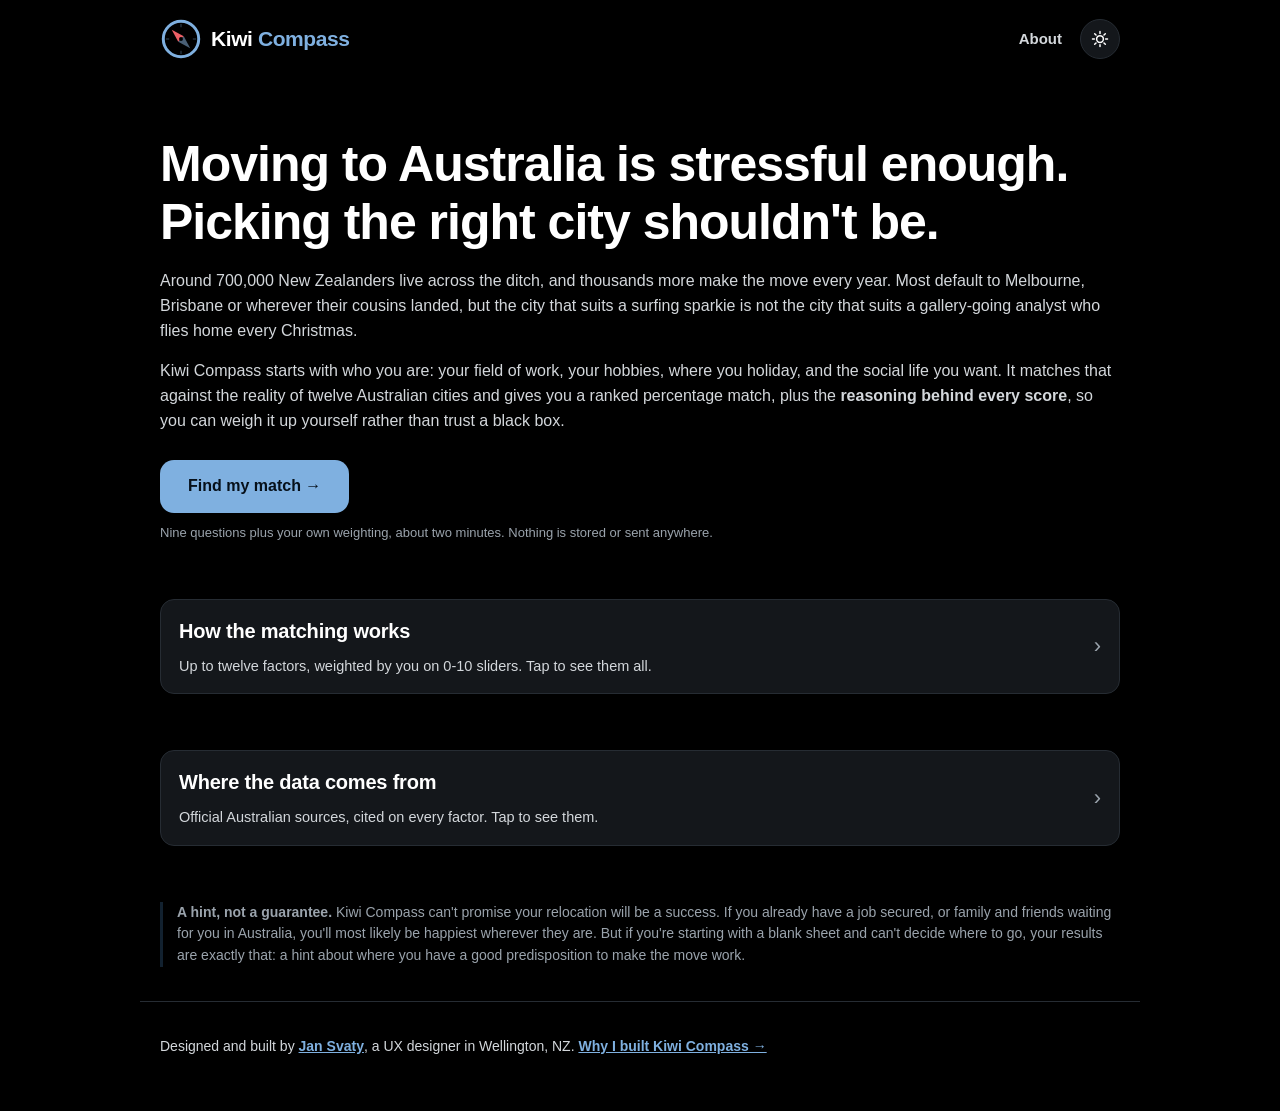
<file: index.html>
<!DOCTYPE html>
<html lang="en">
<head>
  <meta charset="UTF-8">
  <meta name="viewport" content="width=device-width, initial-scale=1, viewport-fit=cover">
  <title>Kiwi Compass: find your place across the ditch</title>
  <meta name="description" content="A city-matching tool for New Zealanders moving to Australia. Match your work, hobbies, travel and social life against 12 Australian cities, with the reasoning shown for every score.">
  <meta name="theme-color" content="#000000">
  <link rel="manifest" href="manifest.webmanifest">
  <link rel="icon" href="icons/logo.svg" type="image/svg+xml">
  <link rel="apple-touch-icon" href="icons/icon-180.png">
  <meta name="apple-mobile-web-app-capable" content="yes">
  <meta name="apple-mobile-web-app-status-bar-style" content="default">
  <meta name="apple-mobile-web-app-title" content="Kiwi Compass">
  <script>
    (function () {
      try {
        if (localStorage.getItem("kc-theme") === "light")
          document.documentElement.dataset.theme = "light";
      } catch (e) {}
    })();
  </script>
  <link rel="stylesheet" href="css/style.css?v=21">
</head>
<body class="home">
  <header>
    <a href="index.html" class="brand homelink">
      <svg class="logo" viewBox="0 0 64 64" xmlns="http://www.w3.org/2000/svg" aria-hidden="true">
        <circle cx="32" cy="32" r="27" fill="none" style="stroke: var(--accent)" stroke-width="4.5"/>
        <g style="stroke: var(--accent)" stroke-width="2" opacity="0.3">
          <line x1="32" y1="9" x2="32" y2="14"/>
          <line x1="32" y1="50" x2="32" y2="55"/>
          <line x1="9" y1="32" x2="14" y2="32"/>
          <line x1="50" y1="32" x2="55" y2="32"/>
        </g>
        <polygon points="17.9,17.9 36.2,27.8 27.8,36.2" style="fill: var(--accent2)"/>
        <polygon points="46.1,46.1 27.8,36.2 36.2,27.8" style="fill: var(--logo-dim)"/>
        <circle cx="32" cy="32" r="3" style="fill: var(--bg)"/>
      </svg>
      <div>
        <h1>Kiwi <span>Compass</span></h1>
      </div>
    </a>
    <div class="header-right">
      <nav><a href="about.html">About</a></nav>
      <button id="theme-toggle" class="theme-toggle" aria-label="Switch to light mode">
      <svg class="icon-sun" width="18" height="18" viewBox="0 0 24 24" fill="none" stroke="currentColor" stroke-width="2" stroke-linecap="round" aria-hidden="true"><circle cx="12" cy="12" r="4.5"/><path d="M12 2v2.5M12 19.5V22M2 12h2.5M19.5 12H22M4.9 4.9l1.8 1.8M17.3 17.3l1.8 1.8M19.1 4.9l-1.8 1.8M6.7 17.3l-1.8 1.8"/></svg>
      <svg class="icon-moon" width="18" height="18" viewBox="0 0 24 24" fill="currentColor" aria-hidden="true"><path d="M20.5 14.5A8.5 8.5 0 0 1 9.5 3.5a8.5 8.5 0 1 0 11 11z"/></svg>
    </button>
    </div>
  </header>

  <main>
    <section class="hero">
      <h2>Moving to Australia is stressful enough. <span class="line2">Picking the right city shouldn't be.</span></h2>
      <div class="lead">
        <p>
          Around 700,000 New Zealanders live across the ditch, and thousands more make the move
          every year. Most default to Melbourne, Brisbane or wherever their cousins landed, but
          the city that suits a surfing sparkie is not the city that suits a gallery-going
          analyst who flies home every Christmas.
        </p>
        <p>
          Kiwi Compass starts with who you are: your field of work, your hobbies, where you
          holiday, and the social life you want. It matches that against the reality of twelve
          Australian cities and gives you a ranked percentage match, plus the <strong>reasoning
          behind every score</strong>, so you can weigh it up yourself rather than trust a
          black box.
        </p>
      </div>
      <a class="cta" href="app.html">Find my match →</a>
      <p class="cta-note">Nine questions plus your own weighting, about two minutes. Nothing is stored or sent anywhere.</p>
    </section>

    <section>
      <details class="reveal">
        <summary>
          <span class="reveal-head">
            <h3>How the matching works</h3>
            <p>Up to twelve factors, weighted by you on 0-10 sliders. Tap to see them all.</p>
          </span>
          <span class="chev" aria-hidden="true">›</span>
        </summary>
        <div class="reveal-body">
      <p>
        Each city is scored out of 100 across up to twelve factors, and you set the weighting
        yourself: after the questions, a slider screen asks how much each factor matters to you
        (0 to 10), your results are ranked accordingly, and a radar graph shows your priorities
        against your best-matched city. Family, pet and dating factors only switch on when they
        apply to you.
      </p>
      <ul class="factors">
        <li><strong>Career fit</strong><span>employment strength for your field in that city</span></li>
        <li><strong>Lifestyle &amp; hobbies</strong><span>geography, climate and venues for what you love doing</span></li>
        <li><strong>Weather fit</strong><span>your climate preference against 30-year averages</span></li>
        <li><strong>Getting around</strong><span>public transport, traffic and bike-friendliness for how you commute</span></li>
        <li><strong>Family &amp; schools</strong><span>schools, education options and family life, when kids are coming</span></li>
        <li><strong>Pets</strong><span>pet-friendly housing, tenancy rules and lifestyle, when pets are coming</span></li>
        <li><strong>Meeting someone</strong><span>the singles scene and ease of meeting people, when you're looking</span></li>
        <li><strong>Social life</strong><span>fit against the pace and scene you actually want</span></li>
        <li><strong>Kiwi community</strong><span>NZ-born residents, as counted in the Census</span></li>
        <li><strong>Travel connections</strong><span>direct flights to the places you holiday, including trips home</span></li>
        <li><strong>Pathway fit</strong><span>how well the city supports a working stint, study, or settling long term</span></li>
        <li><strong>Housing fit</strong><span>your rent or purchase budget against each city's prices and availability</span></li>
      </ul>
        </div>
      </details>
    </section>

    <section>
      <details class="reveal">
        <summary>
          <span class="reveal-head">
            <h3>Where the data comes from</h3>
            <p>Official Australian sources, cited on every factor. Tap to see them.</p>
          </span>
          <span class="chev" aria-hidden="true">›</span>
        </summary>
        <div class="reveal-body">
      <p>
        Every factor in your results names its source. The city profiles are compiled from
        official Australian data:
      </p>
      <ul class="sources">
        <li>
          <strong><a href="https://www.abs.gov.au/census" rel="noopener">ABS Census 2021</a></strong>
          <span>NZ-born population of each city (country of birth), driving the Kiwi-community factor</span>
        </li>
        <li>
          <strong><a href="https://www.abs.gov.au/statistics/labour" rel="noopener">ABS labour statistics</a></strong>
          <span>employment by industry and region, driving the career-fit factor</span>
        </li>
        <li>
          <strong><a href="http://www.bom.gov.au/climate/data/" rel="noopener">Bureau of Meteorology</a></strong>
          <span>30-year climate averages for temperature, rainfall and sunshine hours</span>
        </li>
        <li>
          <strong>Scheduled airline routes, 2025</strong>
          <span>direct international coverage from each city's airport, driving the travel factor</span>
        </li>
      </ul>
      <p class="fineprint">
        Honesty matters more than polish: the dataset is an <strong>indicative snapshot</strong>.
        Figures are rounded and compiled at a point in time, not fetched live. A future version
        will refresh them automatically from the
        <a href="https://api.data.abs.gov.au" rel="noopener">ABS Data API</a>. Use the results to
        shortlist and compare, then verify the numbers before you book the one-way ticket.
      </p>
        </div>
      </details>
    </section>

    <section>
      <p class="fineprint">
        <strong>A hint, not a guarantee.</strong> Kiwi Compass can't promise your relocation
        will be a success. If you already have a job secured, or family and friends waiting for
        you in Australia, you'll most likely be happiest wherever they are. But if you're
        starting with a blank sheet and can't decide where to go, your results are exactly
        that: a hint about where you have a good predisposition to make the move work.
      </p>
    </section>

  </main>

  <footer>
    <p>Designed and built by <a href="https://jansvaty.com" rel="noopener">Jan Svaty</a>, a UX designer in Wellington, NZ.
    <a href="about.html">Why I built Kiwi Compass →</a></p>
  </footer>

  <script>
    if ("serviceWorker" in navigator) navigator.serviceWorker.register("sw.js").catch(() => {});
  </script>
  <script src="js/theme.js?v=21"></script>
</body>
</html>
</file>
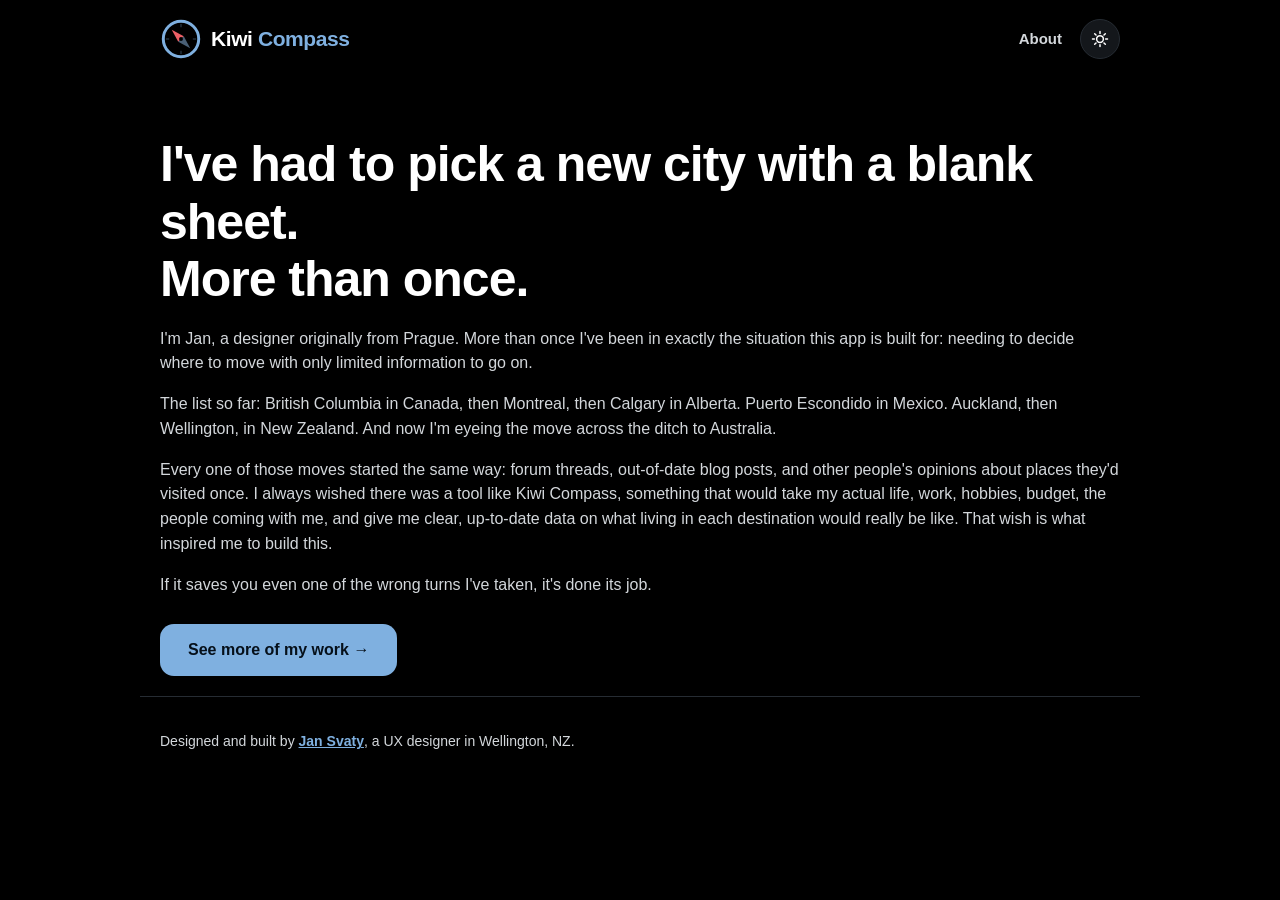
<file: about.html>
<!DOCTYPE html>
<html lang="en">
<head>
  <meta charset="UTF-8">
  <meta name="viewport" content="width=device-width, initial-scale=1, viewport-fit=cover">
  <title>About | Kiwi Compass</title>
  <meta name="description" content="Why Kiwi Compass exists: built by a designer who has made the move-to-a-new-city decision seven times, on three continents.">
  <meta name="theme-color" content="#000000">
  <link rel="manifest" href="manifest.webmanifest">
  <link rel="icon" href="icons/logo.svg" type="image/svg+xml">
  <link rel="apple-touch-icon" href="icons/icon-180.png">
  <script>
    (function () {
      try {
        if (localStorage.getItem("kc-theme") === "light")
          document.documentElement.dataset.theme = "light";
      } catch (e) {}
    })();
  </script>
  <link rel="stylesheet" href="css/style.css?v=21">
</head>
<body class="home">
  <header>
    <a href="index.html" class="brand homelink">
      <svg class="logo" viewBox="0 0 64 64" xmlns="http://www.w3.org/2000/svg" aria-hidden="true">
        <circle cx="32" cy="32" r="27" fill="none" style="stroke: var(--accent)" stroke-width="4.5"/>
        <g style="stroke: var(--accent)" stroke-width="2" opacity="0.3">
          <line x1="32" y1="9" x2="32" y2="14"/>
          <line x1="32" y1="50" x2="32" y2="55"/>
          <line x1="9" y1="32" x2="14" y2="32"/>
          <line x1="50" y1="32" x2="55" y2="32"/>
        </g>
        <polygon points="17.9,17.9 36.2,27.8 27.8,36.2" style="fill: var(--accent2)"/>
        <polygon points="46.1,46.1 27.8,36.2 36.2,27.8" style="fill: var(--logo-dim)"/>
        <circle cx="32" cy="32" r="3" style="fill: var(--bg)"/>
      </svg>
      <div>
        <h1>Kiwi <span>Compass</span></h1>
      </div>
    </a>
    <div class="header-right">
      <nav><a href="about.html">About</a></nav>
      <button id="theme-toggle" class="theme-toggle" aria-label="Switch to light mode">
      <svg class="icon-sun" width="18" height="18" viewBox="0 0 24 24" fill="none" stroke="currentColor" stroke-width="2" stroke-linecap="round" aria-hidden="true"><circle cx="12" cy="12" r="4.5"/><path d="M12 2v2.5M12 19.5V22M2 12h2.5M19.5 12H22M4.9 4.9l1.8 1.8M17.3 17.3l1.8 1.8M19.1 4.9l-1.8 1.8M6.7 17.3l-1.8 1.8"/></svg>
      <svg class="icon-moon" width="18" height="18" viewBox="0 0 24 24" fill="currentColor" aria-hidden="true"><path d="M20.5 14.5A8.5 8.5 0 0 1 9.5 3.5a8.5 8.5 0 1 0 11 11z"/></svg>
    </button>
    </div>
  </header>

  <main>
    <section class="hero">
      <h2>I've had to pick a new city with a blank sheet. <span class="line2">More than once.</span></h2>
      <p>
        I'm Jan, a designer originally from Prague. More than once I've been in exactly the
        situation this app is built for: needing to decide where to move with only limited
        information to go on.
      </p>
      <p>
        The list so far: British Columbia in Canada, then Montreal, then Calgary in Alberta.
        Puerto Escondido in Mexico. Auckland, then Wellington, in New Zealand. And now I'm
        eyeing the move across the ditch to Australia.
      </p>
      <p>
        Every one of those moves started the same way: forum threads, out-of-date blog posts,
        and other people's opinions about places they'd visited once. I always wished there
        was a tool like Kiwi Compass, something that would take my actual life, work, hobbies,
        budget, the people coming with me, and give me clear, up-to-date data on what living
        in each destination would really be like. That wish is what inspired me to build this.
      </p>
      <p>
        If it saves you even one of the wrong turns I've taken, it's done its job.
      </p>
      <a class="cta" href="https://jansvaty.com" rel="noopener">See more of my work →</a>
    </section>
  </main>

  <footer>
    <p>Designed and built by <a href="https://jansvaty.com" rel="noopener">Jan Svaty</a>, a UX designer in Wellington, NZ.</p>
  </footer>

  <script>
    if ("serviceWorker" in navigator) navigator.serviceWorker.register("sw.js").catch(() => {});
  </script>
  <script src="js/theme.js?v=21"></script>
</body>
</html>
</file>
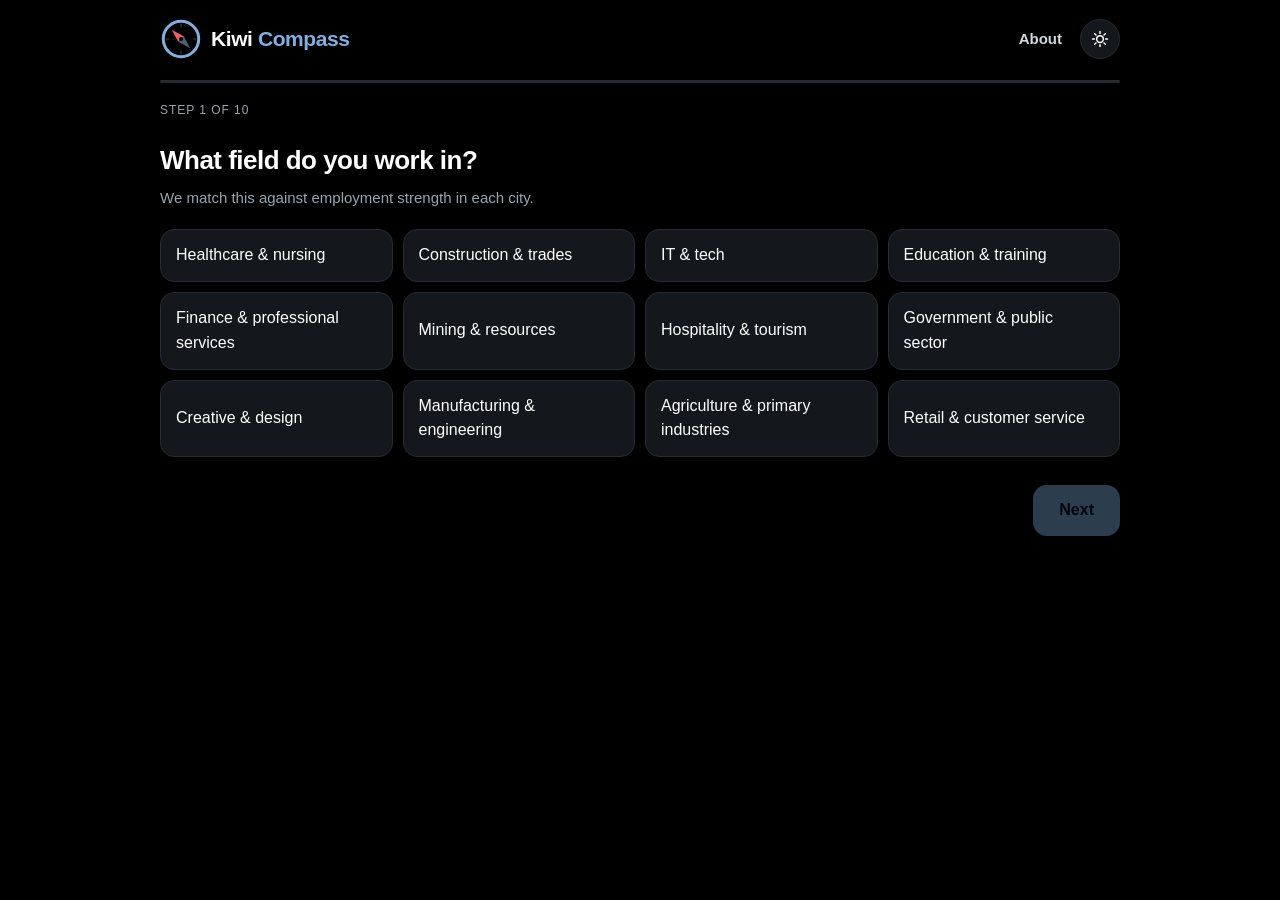
<file: app.html>
<!DOCTYPE html>
<html lang="en">
<head>
  <meta charset="UTF-8">
  <meta name="viewport" content="width=device-width, initial-scale=1, viewport-fit=cover">
  <title>Find your match | Kiwi Compass</title>
  <meta name="description" content="Answer five quick questions and get a ranked match for 12 Australian cities, with reasoning for every factor.">
  <meta name="theme-color" content="#000000">
  <link rel="manifest" href="manifest.webmanifest">
  <link rel="icon" href="icons/logo.svg" type="image/svg+xml">
  <link rel="apple-touch-icon" href="icons/icon-180.png">
  <meta name="apple-mobile-web-app-capable" content="yes">
  <meta name="apple-mobile-web-app-status-bar-style" content="default">
  <meta name="apple-mobile-web-app-title" content="Kiwi Compass">
  <script>
    (function () {
      try {
        if (localStorage.getItem("kc-theme") === "light")
          document.documentElement.dataset.theme = "light";
      } catch (e) {}
    })();
  </script>
  <link rel="stylesheet" href="css/style.css?v=21">
</head>
<body>
  <header>
    <a href="index.html" class="brand homelink">
      <svg class="logo" viewBox="0 0 64 64" xmlns="http://www.w3.org/2000/svg" aria-hidden="true">
        <circle cx="32" cy="32" r="27" fill="none" style="stroke: var(--accent)" stroke-width="4.5"/>
        <g style="stroke: var(--accent)" stroke-width="2" opacity="0.3">
          <line x1="32" y1="9" x2="32" y2="14"/>
          <line x1="32" y1="50" x2="32" y2="55"/>
          <line x1="9" y1="32" x2="14" y2="32"/>
          <line x1="50" y1="32" x2="55" y2="32"/>
        </g>
        <polygon points="17.9,17.9 36.2,27.8 27.8,36.2" style="fill: var(--accent2)"/>
        <polygon points="46.1,46.1 27.8,36.2 36.2,27.8" style="fill: var(--logo-dim)"/>
        <circle cx="32" cy="32" r="3" style="fill: var(--bg)"/>
      </svg>
      <div>
        <h1>Kiwi <span>Compass</span></h1>
      </div>
    </a>
    <div class="header-right">
      <nav><a href="about.html">About</a></nav>
      <button id="theme-toggle" class="theme-toggle" aria-label="Switch to light mode">
      <svg class="icon-sun" width="18" height="18" viewBox="0 0 24 24" fill="none" stroke="currentColor" stroke-width="2" stroke-linecap="round" aria-hidden="true"><circle cx="12" cy="12" r="4.5"/><path d="M12 2v2.5M12 19.5V22M2 12h2.5M19.5 12H22M4.9 4.9l1.8 1.8M17.3 17.3l1.8 1.8M19.1 4.9l-1.8 1.8M6.7 17.3l-1.8 1.8"/></svg>
      <svg class="icon-moon" width="18" height="18" viewBox="0 0 24 24" fill="currentColor" aria-hidden="true"><path d="M20.5 14.5A8.5 8.5 0 0 1 9.5 3.5a8.5 8.5 0 1 0 11 11z"/></svg>
    </button>
    </div>
  </header>
  <main id="app">
    <noscript>Kiwi Compass needs JavaScript to run.</noscript>
  </main>
  <script src="js/data.js?v=21"></script>
  <script src="js/scoring.js?v=21"></script>
  <script src="js/app.js?v=21"></script>
  <script src="js/theme.js?v=21"></script>
</body>
</html>
</file>
<file: css/style.css>
/* Flag palette: #346EAA blue, #E13940 red, #FFFFFF white, #000000 black.
   Blue carries text/UI (white-on-blue 5.3:1); red is the accent for large
   text and graphics only (4.3:1 on white, so it never sets body-size text).
   Dark is the default theme; html[data-theme="light"] opts into light. */
:root {
  color-scheme: dark;
  --bg: #000000;
  --ink: #ffffff;
  --body: #d3d7db;
  --muted: #9aa3ac;
  --accent: #7fb0e0;
  --accent2: #ed5f66;
  --accent-soft: #12212f;
  --line: #262c33;
  --card: #14171b;
  --btn-bg: #7fb0e0;
  --btn-text: #06101a;
  --logo-dim: #4a6076;
  --radius: 14px;
}

:root[data-theme="light"] {
  color-scheme: light;
  --bg: #f7f9fb;
  --ink: #0a0a0a;
  --body: #222222;
  --muted: #5c6570;
  --accent: #346eaa;
  --accent2: #e13940;
  --accent-soft: #e8f0f8;
  --line: #dfe5eb;
  --card: #ffffff;
  --btn-bg: #346eaa;
  --btn-text: #ffffff;
  --logo-dim: #9db8d2;
}

* { box-sizing: border-box; }

:focus-visible {
  outline: 2px solid var(--accent);
  outline-offset: 2px;
}

.sr-only {
  position: absolute;
  width: 1px;
  height: 1px;
  padding: 0;
  margin: -1px;
  overflow: hidden;
  clip: rect(0 0 0 0);
  white-space: nowrap;
  border: 0;
}

@media (prefers-reduced-motion: reduce) {
  * { transition: none !important; }
}

body {
  margin: 0;
  background: var(--bg);
  color: var(--ink);
  font: 16px/1.55 -apple-system, BlinkMacSystemFont, "Segoe UI", Roboto, Helvetica, Arial, sans-serif;
  -webkit-font-smoothing: antialiased;
}

header {
  padding: 18px 20px 0;
  max-width: 640px;
  margin: 0 auto;
  display: flex;
  align-items: center;
  justify-content: space-between;
  gap: 16px;
}

.theme-toggle {
  width: 40px;
  height: 40px;
  flex: none;
  border-radius: 50%;
  border: 1.5px solid var(--line);
  background: var(--card);
  color: var(--ink);
  cursor: pointer;
  display: grid;
  place-items: center;
}
.theme-toggle:hover { border-color: var(--accent); }

.theme-toggle .icon-moon { display: none; }
:root[data-theme="light"] .theme-toggle .icon-sun { display: none; }
:root[data-theme="light"] .theme-toggle .icon-moon { display: block; }

header h1 {
  font-size: 21px;
  font-weight: 700;
  margin: 0;
  letter-spacing: -0.02em;
  line-height: 1.25;
}

/* 19px bold qualifies as WCAG large text, where the flag red's
   contrast (4.3:1 light, 6+:1 dark) clears the 3:1 requirement */
header h1 span { color: var(--accent2); }

header p {
  margin: 1px 0 0;
  color: var(--muted);
  font-size: 12.5px;
}

.brand {
  display: flex;
  align-items: center;
  gap: 9px;
  text-decoration: none;
  color: inherit;
}

.logo {
  width: 42px;
  height: 42px;
  flex: none;
}

.header-right {
  display: flex;
  align-items: center;
  gap: 14px;
  flex: none;
}

.header-right nav a {
  color: var(--body);
  font-weight: 600;
  font-size: 15px;
  text-decoration: none;
  padding: 8px 4px;
}
.header-right nav a:hover {
  color: var(--accent);
  text-decoration: underline;
  text-underline-offset: 3px;
}

main {
  max-width: 640px;
  margin: 0 auto;
  padding: 20px 20px 60px;
}

h2 {
  font-size: 26px;
  letter-spacing: -0.02em;
  margin: 20px 0 6px;
}

.hint { color: var(--muted); margin: 0 0 20px; font-size: 15px; }
.stepnum {
  color: var(--muted);
  font-size: 12px;
  text-transform: uppercase;
  letter-spacing: 0.08em;
  margin: 18px 0 0;
}

.progress {
  height: 3px;
  background: var(--line);
  border-radius: 2px;
  overflow: hidden;
}
.progress .bar {
  height: 100%;
  background: var(--accent2);
  transition: width .3s ease;
}

.sub { font-size: 17px; margin: 28px 0 10px; }

/* Option grids */
.grid {
  display: grid;
  grid-template-columns: repeat(auto-fill, minmax(180px, 1fr));
  gap: 10px;
}

.opt, .card {
  font: inherit;
  text-align: left;
  padding: 13px 34px 13px 15px;
  background: var(--card);
  border: 1.5px solid var(--line);
  border-radius: var(--radius);
  cursor: pointer;
  color: var(--ink);
  position: relative;
  transition: border-color .15s, background .15s;
}

.opt.sel::after, .card.sel::after {
  content: "\2713";
  position: absolute;
  top: 11px;
  right: 13px;
  color: var(--accent);
  font-weight: 700;
}

.opt:hover, .card:hover { border-color: var(--accent); }

.opt.sel, .card.sel {
  border-color: var(--accent);
  background: var(--accent-soft);
}

.cards { display: grid; gap: 10px; }
.card { display: flex; flex-direction: column; gap: 2px; }
.card span { color: var(--muted); font-size: 14px; }

/* Budget slider */
.budget { margin-top: 28px; }

.budget label {
  display: block;
  font-weight: 600;
  font-size: 15px;
  margin-bottom: 10px;
}

.budget input[type="range"] {
  width: 100%;
  accent-color: var(--accent);
  cursor: pointer;
}

.budget output {
  display: block;
  margin-top: 8px;
  font-size: 22px;
  font-weight: 700;
  color: var(--accent);
}

/* Collapsible home sections */
.reveal {
  background: var(--card);
  border: 1.5px solid var(--line);
  border-radius: var(--radius);
}
.reveal[open] { border-color: var(--accent); }

.reveal summary {
  list-style: none;
  cursor: pointer;
  display: flex;
  align-items: center;
  justify-content: space-between;
  gap: 14px;
  padding: 16px 18px;
}
.reveal summary::-webkit-details-marker { display: none; }

.reveal-head h3 { margin: 0 0 3px; }
.reveal-head p { margin: 0; color: var(--muted); font-size: 14.5px; }

.reveal .chev { color: var(--muted); font-size: 22px; flex: none; transition: transform .2s; }
.reveal[open] .chev { transform: rotate(90deg); }

.reveal-body { padding: 0 18px 18px; border-top: 1px solid var(--line); }
.reveal-body > p:first-child { margin-top: 14px; }

/* Importance sliders */
.weights { margin-top: 4px; }
.weight-row { margin-top: 20px; }

.weight-head {
  display: flex;
  justify-content: space-between;
  align-items: baseline;
  font-weight: 600;
  font-size: 14.5px;
  margin-bottom: 4px;
}
.weight-head output {
  color: var(--accent);
  font-size: 17px;
  font-weight: 700;
}

.weight-hint {
  margin: 0 0 6px;
  color: var(--muted);
  font-size: 12.5px;
}

.weight-row input[type="range"] {
  width: 100%;
  accent-color: var(--accent);
  cursor: pointer;
}

/* Radar graph */
.radar-wrap {
  background: var(--card);
  border: 1.5px solid var(--line);
  border-radius: var(--radius);
  padding: 16px 16px 12px;
  margin-bottom: 18px;
}
.radar-wrap h3 {
  margin: 0 0 4px;
  font-size: 16px;
  text-align: center;
}
.radar-wrap svg {
  display: block;
  width: 100%;
  max-width: 520px;
  height: auto;
  margin: 0 auto;
}
.radar-grid, .radar-axis { fill: none; stroke: var(--line); stroke-width: 1; }
.radar-user {
  fill: var(--accent);
  fill-opacity: .22;
  stroke: var(--accent);
  stroke-width: 2;
  stroke-linejoin: round;
}
.radar-city {
  fill: none;
  stroke: var(--accent2);
  stroke-width: 2;
  stroke-dasharray: 5 4;
  stroke-linejoin: round;
}
.radar-label { fill: var(--muted); font-size: 12px; }

.radar-legend {
  display: flex;
  justify-content: center;
  gap: 22px;
  font-size: 13px;
  color: var(--muted);
  padding: 6px 0 4px;
}
.leg::before {
  content: "";
  display: inline-block;
  width: 18px;
  height: 0;
  margin-right: 7px;
  vertical-align: middle;
}
.leg-user::before { border-top: 3px solid var(--accent); }
.leg-city::before { border-top: 3px dashed var(--accent2); }

/* Nav */
.nav {
  display: flex;
  justify-content: space-between;
  align-items: center;
  margin-top: 28px;
}

button.primary {
  font: inherit;
  font-weight: 600;
  background: var(--btn-bg);
  color: var(--btn-text);
  border: none;
  border-radius: var(--radius);
  padding: 13px 26px;
  cursor: pointer;
}
button.primary:disabled { opacity: .35; cursor: default; }

button.ghost {
  font: inherit;
  background: none;
  border: none;
  color: var(--muted);
  cursor: pointer;
  padding: 13px 8px;
}

/* Results */
.results { display: grid; gap: 10px; margin-top: 8px; }

.result {
  background: var(--card);
  border: 1.5px solid var(--line);
  border-radius: var(--radius);
}
.result[open] { border-color: var(--accent); }

.result summary {
  display: flex;
  align-items: center;
  gap: 14px;
  padding: 14px 16px;
  cursor: pointer;
  list-style: none;
}
.result summary::-webkit-details-marker { display: none; }

.ring {
  --p: 0;
  width: 52px;
  height: 52px;
  flex: none;
  border-radius: 50%;
  background: conic-gradient(var(--accent) calc(var(--p) * 1%), var(--line) 0);
  display: grid;
  place-items: center;
}
.ring > span {
  width: 42px;
  height: 42px;
  border-radius: 50%;
  background: var(--card);
  display: grid;
  place-items: center;
  font-size: 13px;
  font-weight: 700;
}

.cityname { display: flex; flex-direction: column; flex: 1; }
.cityname strong { font-size: 17px; }
.cityname em { font-style: normal; color: var(--muted); font-size: 13px; }

.chev { color: var(--muted); font-size: 20px; transition: transform .2s; }
.result[open] .chev { transform: rotate(90deg); }

.breakdown { padding: 4px 16px 16px; border-top: 1px solid var(--line); }

.factor { margin-top: 16px; }
.factor-head {
  display: flex;
  justify-content: space-between;
  font-weight: 600;
  font-size: 14px;
}
.factor-head .pct { color: var(--accent); }

.meter {
  height: 5px;
  background: var(--line);
  border-radius: 3px;
  margin: 6px 0 6px;
  overflow: hidden;
}
.meter div { height: 100%; background: var(--accent); border-radius: 3px; }

.factor p { margin: 4px 0 0; font-size: 14px; color: var(--body); }
.factor .source {
  color: var(--muted);
  font-size: 12px;
  margin-top: 2px;
}

.factor .source a {
  color: var(--accent);
  text-decoration: underline;
  text-underline-offset: 2px;
}

.disclaimer {
  color: var(--muted);
  font-size: 12.5px;
  margin-top: 32px;
  border-top: 1px solid var(--line);
  padding-top: 16px;
}

/* Home page */
.homelink { text-decoration: none; color: inherit; }
.homelink span { color: var(--accent); }

.home main { padding-bottom: 20px; }
.home section { margin-top: 44px; }

.hero h2 {
  font-size: clamp(26px, 5vw, 50px);
  line-height: 1.15;
  margin: 8px 0 18px;
}

.hero h2 .line2 { display: block; }

.home p { color: var(--body); }
.home h3 { font-size: 20px; letter-spacing: -0.01em; margin: 0 0 8px; }

.cta {
  display: inline-block;
  background: var(--btn-bg);
  color: var(--btn-text);
  font-weight: 600;
  text-decoration: none;
  border-radius: var(--radius);
  padding: 14px 28px;
  margin-top: 10px;
}
.cta-note { font-size: 13px; color: var(--muted) !important; margin-top: 10px; }

.factors, .sources {
  list-style: none;
  padding: 0;
  margin: 18px 0 0;
  display: grid;
  gap: 10px;
}
.factors li, .sources li {
  background: var(--card);
  border: 1.5px solid var(--line);
  border-radius: var(--radius);
  padding: 12px 15px;
  display: flex;
  flex-direction: column;
  gap: 2px;
}
.factors span, .sources span { color: var(--muted); font-size: 14px; }
.sources a, .fineprint a { color: var(--accent); }

.fineprint {
  font-size: 14px;
  color: var(--muted) !important;
  border-left: 3px solid var(--accent-soft);
  padding-left: 14px;
  margin-top: 18px;
}

footer {
  max-width: 640px;
  margin: 0 auto;
  padding: 20px 20px 40px;
  border-top: 1px solid var(--line);
  font-size: 14px;
  color: var(--muted);
}
footer a { color: var(--accent); font-weight: 600; }

@media (min-width: 540px) {
  .factors { grid-template-columns: 1fr 1fr; }
}

/* Work-field step: a tidy 4 x 3 grid on wider screens */
@media (min-width: 700px) {
  .grid-4 { grid-template-columns: repeat(4, 1fr); }
}

/* Wider layout on larger screens */
@media (min-width: 900px) {
  header, main, footer { max-width: 1000px; }
  .home section { margin-top: 56px; }
  .factors { grid-template-columns: repeat(3, 1fr); }
  .sources { grid-template-columns: 1fr 1fr; }
}

@media (max-width: 480px) {
  .grid { grid-template-columns: 1fr 1fr; }
  h2 { font-size: 22px; }
}
</file>
